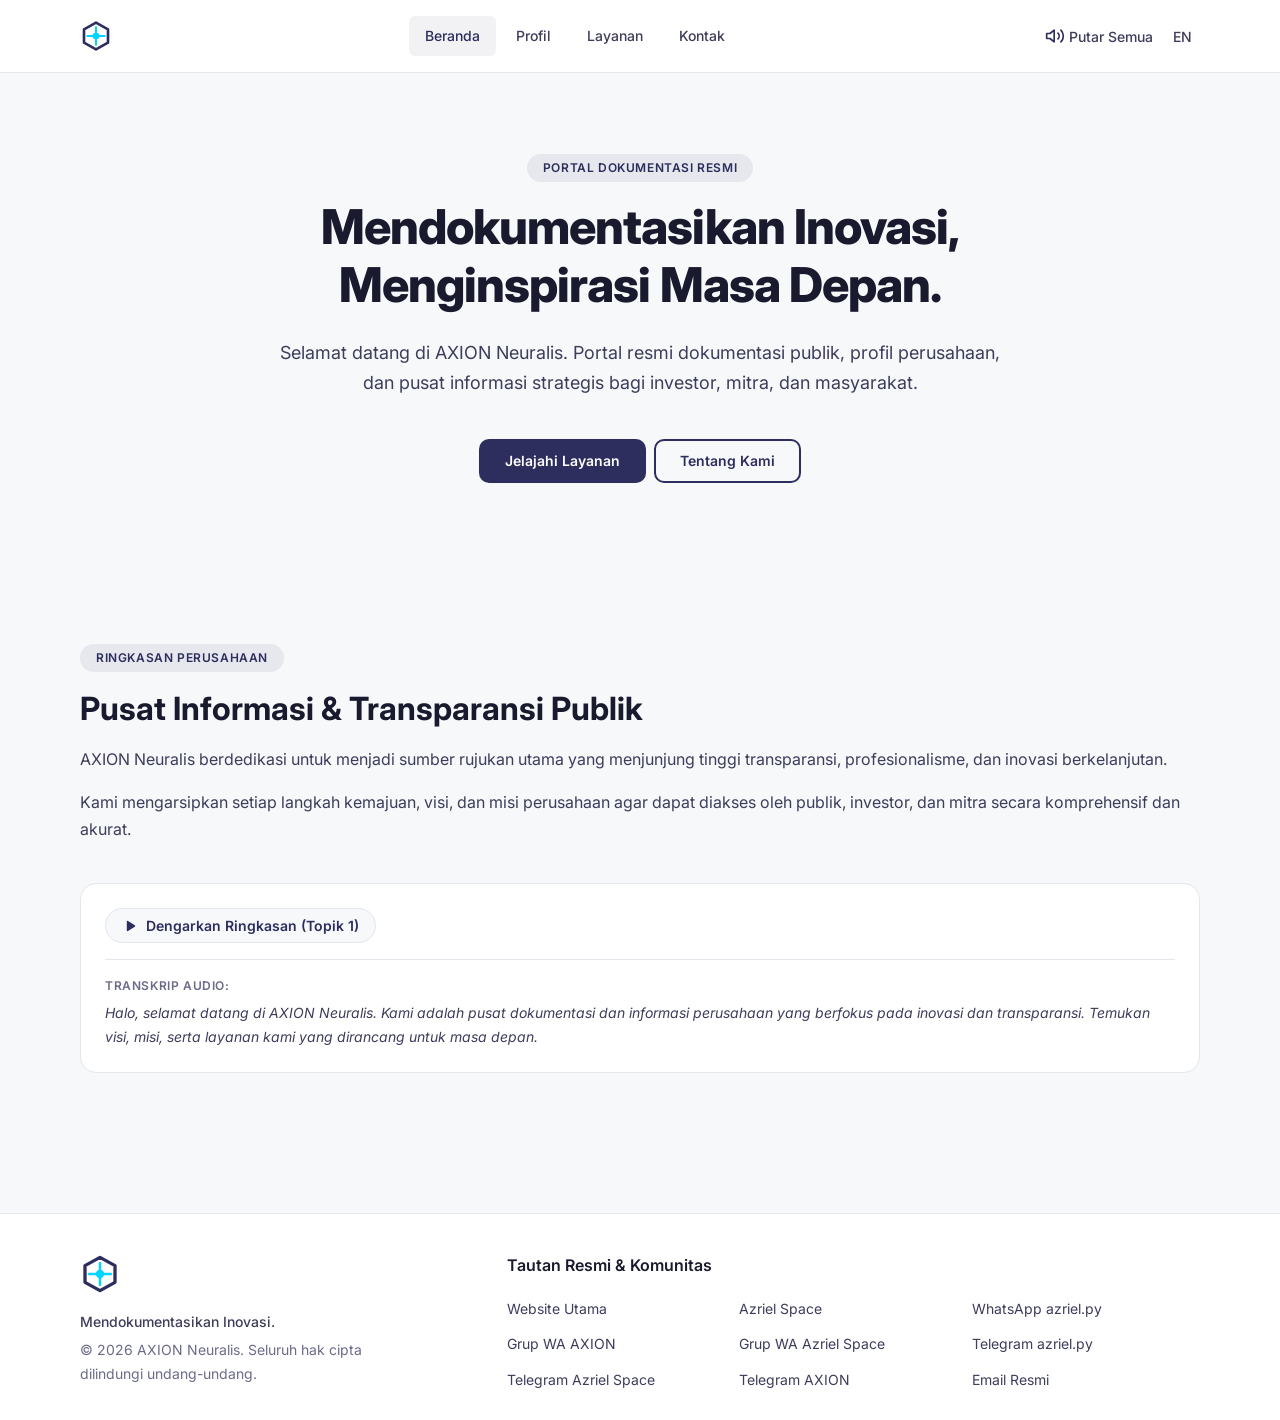
<file: index.html>
<!DOCTYPE html>
<html lang="id">
<head>
    <!-- ===== META TAGS ===== -->
    <meta charset="UTF-8">
    <meta name="viewport" content="width=device-width, initial-scale=1.0">
    <title id="meta-title" data-i18n="meta_index.title">AXION Neuralis — Beranda</title>
    <meta name="description" id="meta-description" data-i18n="meta_index.description" content="AXION Neuralis adalah pusat informasi dan profil perusahaan inovatif. Temukan visi, misi, dan layanan terdepan kami untuk masa depan yang lebih baik.">
    
    <!-- ===== OPEN GRAPH TAGS ===== -->
    <meta property="og:title" id="og-title" content="AXION Neuralis — Beranda">
    <meta property="og:description" id="og-description" content="AXION Neuralis adalah pusat informasi dan profil perusahaan inovatif. Temukan visi, misi, dan layanan terdepan kami untuk masa depan yang lebih baik.">
    <meta property="og:image" content="assets/images/hero/og-image.webp">
    <meta property="og:url" content="https://axion-neuralis.pages.dev/">
    <meta property="og:type" content="website">
    
    <!-- ===== TWITTER CARD ===== -->
    <meta name="twitter:card" content="summary_large_image">
    <meta name="twitter:title" id="twitter-title" content="AXION Neuralis — Beranda">
    <meta name="twitter:description" id="twitter-description" content="AXION Neuralis adalah pusat informasi dan profil perusahaan inovatif. Temukan visi, misi, dan layanan terdepan kami untuk masa depan yang lebih baik.">
    <meta name="twitter:image" content="assets/images/hero/og-image.webp">
    
    <!-- ===== FAVICON ===== -->
    <link rel="icon" type="image/svg+xml" href="assets/images/icons/favicon.svg">
    <link rel="apple-touch-icon" href="assets/images/icons/favicon.svg">
    
    <!-- ===== FONTS ===== -->
    <link rel="preconnect" href="https://fonts.googleapis.com">
    <link rel="preconnect" href="https://fonts.gstatic.com" crossorigin>
    <link href="https://fonts.googleapis.com/css2?family=Inter:wght@300;400;500;600;700;800&display=swap" rel="stylesheet">
    
    <!-- ===== STYLES ===== -->
    <link rel="stylesheet" href="css/style.css">
</head>
<body>
    <!-- ============================================================
    LOADING SCREEN
    ============================================================ -->
    <div id="loading-screen" role="alert" aria-label="Loading">
        <div class="loading-container">
            <img src="assets/images/icons/logo.svg" alt="AXION Neuralis Logo" width="64" height="64">
            <div class="loading-spinner"></div>
            <p data-i18n="loading.text">Memuat...</p>
        </div>
    </div>
    
    <!-- ============================================================
    ONBOARDING MODAL (3 Langkah)
    ============================================================ -->
    <div id="onboarding-modal" role="dialog" aria-modal="true" aria-label="Selamat datang di AXION Neuralis" style="display:none;">
        <div class="onboarding-overlay">
            <div class="onboarding-content">
                <button id="onboarding-close" class="onboarding-close" aria-label="Tutup onboarding">
                    <img src="assets/images/icons/close.svg" alt="Tutup" width="16" height="16">
                </button>
                
                <!-- Step 1: Pilih Bahasa -->
                <div id="onboarding-step-1" class="onboarding-step">
                    <div class="onboarding-icon">
                        <img src="assets/images/icons/language.svg" alt="Pilih Bahasa" width="48" height="48">
                    </div>
                    <h2 data-i18n="onboarding.step1.title">Pilih Bahasa</h2>
                    <p data-i18n="onboarding.step1.desc">Pilih bahasa yang Anda inginkan untuk menjelajahi website ini.</p>
                    <div class="onboarding-lang-buttons">
                        <button class="btn-lang" data-lang="id" aria-label="Pilih Bahasa Indonesia">Bahasa Indonesia</button>
                        <button class="btn-lang" data-lang="en" aria-label="Pilih Bahasa Inggris">English</button>
                    </div>
                </div>
                
                <!-- Step 2: Tentang Dokumentasi -->
                <div id="onboarding-step-2" class="onboarding-step" style="display:none;">
                    <div class="onboarding-icon">
                        <img src="assets/images/icons/check.svg" alt="Dokumentasi" width="48" height="48">
                    </div>
                    <h2 data-i18n="onboarding.step2.title">Tentang Dokumentasi</h2>
                    <p data-i18n="onboarding.step2.desc">AXION Neuralis adalah pusat dokumentasi dan informasi perusahaan yang berfokus pada transparansi dan inovasi.</p>
                    <button id="onboarding-next-2" class="btn-primary" data-i18n="onboarding.next">Selanjutnya</button>
                </div>
                
                <!-- Step 3: Lisensi & Hak Cipta -->
                <div id="onboarding-step-3" class="onboarding-step" style="display:none;">
                    <div class="onboarding-icon">
                        <img src="assets/images/icons/check.svg" alt="Selesai" width="48" height="48">
                    </div>
                    <h2 data-i18n="onboarding.step3.title">Lisensi & Hak Cipta</h2>
                    <p data-i18n="footer.copyright">© 2026 AXION Neuralis. Seluruh hak cipta dilindungi undang-undang.</p>
                    <button id="onboarding-finish" class="btn-primary" data-i18n="onboarding.finish">Selesai</button>
                </div>
            </div>
        </div>
    </div>
    
    <!-- ============================================================
    NAVIGASI (Sticky)
    ============================================================ -->
    <header id="main-nav" role="banner">
        <nav class="navbar" aria-label="Navigasi utama">
            <div class="nav-container">
                <!-- Logo -->
                <a href="./index.html" class="nav-logo" aria-label="AXION Neuralis Beranda">
                    <img src="assets/images/icons/logo.svg" alt="AXION Neuralis Logo" width="120" height="32">
                </a>
                
                <!-- Menu Hamburger (Mobile) -->
                <button class="nav-hamburger" aria-label="Buka menu" aria-expanded="false">
                    <span></span>
                    <span></span>
                    <span></span>
                </button>
                
                <!-- Menu -->
                <ul class="nav-menu">
                    <li><a href="./index.html" id="nav-home" class="nav-link active" data-i18n="nav.home">Beranda</a></li>
                    <li><a href="./about.html" id="nav-about" class="nav-link" data-i18n="nav.about">Profil</a></li>
                    <li><a href="./services.html" id="nav-services" class="nav-link" data-i18n="nav.services">Layanan</a></li>
                    <li><a href="./contact.html" id="nav-contact" class="nav-link" data-i18n="nav.contact">Kontak</a></li>
                </ul>
                
                <!-- Navbar Actions -->
                <div class="nav-actions">
                    <!-- Play All -->
                    <button id="play-all-btn" class="nav-btn" aria-label="Putar semua audio">
                        <img src="assets/images/icons/speaker.svg" alt="Speaker" width="24" height="24">
                        <span id="play-all-text" data-i18n="nav.playAll">Putar Semua</span>
                    </button>
                    <!-- Language Switch -->
                    <button id="lang-switch-btn" class="nav-btn" aria-label="Ganti bahasa">
                        <img src="assets/images/icons/language.svg" alt="Bahasa" width="24" height="24">
                        <span id="lang-switch-text" data-i18n="nav.langSwitch">EN</span>
                    </button>
                </div>
            </div>
        </nav>
    </header>
    
    <!-- ============================================================
    MAIN CONTENT
    ============================================================ -->
    <main id="main-content" role="main">
        <!-- ===== HERO SECTION ===== -->
        <section id="hero" class="section-hero" aria-labelledby="hero-title">
            <div class="container">
                <span id="hero-badge" class="badge" data-i18n="hero.badge">Portal Dokumentasi Resmi</span>
                <h1 id="hero-title" data-i18n="hero.h1">Mendokumentasikan Inovasi, Menginspirasi Masa Depan.</h1>
                <p id="hero-desc" data-i18n="hero.p">Selamat datang di AXION Neuralis. Portal resmi dokumentasi publik, profil perusahaan, dan pusat informasi strategis bagi investor, mitra, dan masyarakat.</p>
                <div class="hero-actions">
                    <a href="./services.html" id="hero-cta" class="btn-primary" data-i18n="hero.cta">Jelajahi Layanan</a>
                    <a href="./about.html" id="hero-cta-secondary" class="btn-secondary" data-i18n="hero.ctaSecondary">Tentang Kami</a>
                </div>
            </div>
        </section>
        
        <!-- ===== SUMMARY SECTION ===== -->
        <section id="summary" class="section-summary" aria-labelledby="summary-title">
            <div class="container">
                <span id="summary-tag" class="badge" data-i18n="summary.sectionTag">Ringkasan Perusahaan</span>
                <h2 id="summary-title" data-i18n="summary.h2">Pusat Informasi & Transparansi Publik</h2>
                <p id="summary-p1" data-i18n="summary.p1">AXION Neuralis berdedikasi untuk menjadi sumber rujukan utama yang menjunjung tinggi transparansi, profesionalisme, dan inovasi berkelanjutan.</p>
                <p id="summary-p2" data-i18n="summary.p2">Kami mengarsipkan setiap langkah kemajuan, visi, dan misi perusahaan agar dapat diakses oleh publik, investor, dan mitra secara komprehensif dan akurat.</p>
                
                <!-- Audio Topic 1 -->
                <div class="audio-wrapper">
                    <button id="summary-audio-btn" class="audio-btn" aria-label="Dengarkan Ringkasan (Topik 1)">
                        <img src="assets/images/icons/play.svg" alt="Play" width="20" height="20">
                        <span id="summary-audio-text" data-i18n="summary.audioBtn">Dengarkan Ringkasan (Topik 1)</span>
                    </button>
                    <div class="transcript-wrapper">
                        <span id="summary-transcript-label" class="transcript-label" data-i18n="summary.transcriptLabel">Transkrip Audio:</span>
                        <p id="summary-transcript" class="transcript-text" data-i18n="summary.transcript">Halo, selamat datang di AXION Neuralis. Kami adalah pusat dokumentasi dan informasi perusahaan yang berfokus pada inovasi dan transparansi. Temukan visi, misi, serta layanan kami yang dirancang untuk masa depan.</p>
                    </div>
                </div>
            </div>
        </section>
    </main>
    
    <!-- ============================================================
    FOOTER
    ============================================================ -->
    <footer id="main-footer" role="contentinfo">
        <div class="container">
            <div class="footer-grid">
                <!-- Company Info -->
                <div class="footer-brand">
                    <img src="assets/images/icons/logo.svg" alt="AXION Neuralis" width="140" height="40">
                    <p id="footer-tagline" data-i18n="footer.tagline">Mendokumentasikan Inovasi.</p>
                    <p id="footer-copyright" data-i18n="footer.copyright">© 2026 AXION Neuralis. Seluruh hak cipta dilindungi undang-undang.</p>
                </div>
                
                <!-- Links -->
                <div class="footer-links">
                    <h3 id="footer-links-title" data-i18n="footer.linksTitle">Tautan Resmi & Komunitas</h3>
                    <ul id="footer-links-list">
                        <li><a href="https://axion-neuralis.pages.dev/" target="_blank" rel="noopener noreferrer" data-i18n="footer.links.0">Website Utama</a></li>
                        <li><a href="https://azriel-space.pages.dev/" target="_blank" rel="noopener noreferrer" data-i18n="footer.links.1">Azriel Space</a></li>
                        <li><a href="https://cutt.ly/xyuGKF4M" target="_blank" rel="noopener noreferrer" data-i18n="footer.links.2">WhatsApp azriel.py</a></li>
                        <li><a href="https://cutt.ly/PyuGXYgP" target="_blank" rel="noopener noreferrer" data-i18n="footer.links.3">Grup WA AXION</a></li>
                        <li><a href="https://cutt.ly/6yuGVgXp" target="_blank" rel="noopener noreferrer" data-i18n="footer.links.4">Grup WA Azriel Space</a></li>
                        <li><a href="https://t.me/azrielpyy" target="_blank" rel="noopener noreferrer" data-i18n="footer.links.5">Telegram azriel.py</a></li>
                        <li><a href="https://t.me/azrielspace" target="_blank" rel="noopener noreferrer" data-i18n="footer.links.6">Telegram Azriel Space</a></li>
                        <li><a href="https://t.me/axionneuralis" target="_blank" rel="noopener noreferrer" data-i18n="footer.links.7">Telegram AXION</a></li>
                        <li><a href="mailto:azrielspace852@gmail.com" data-i18n="footer.links.8">Email Resmi</a></li>
                    </ul>
                </div>
            </div>
        </div>
    </footer>
    
    <!-- ============================================================
    SCRIPTS
    ============================================================ -->
    <script src="js/main.js" defer></script>
</body>
</html>
</file>
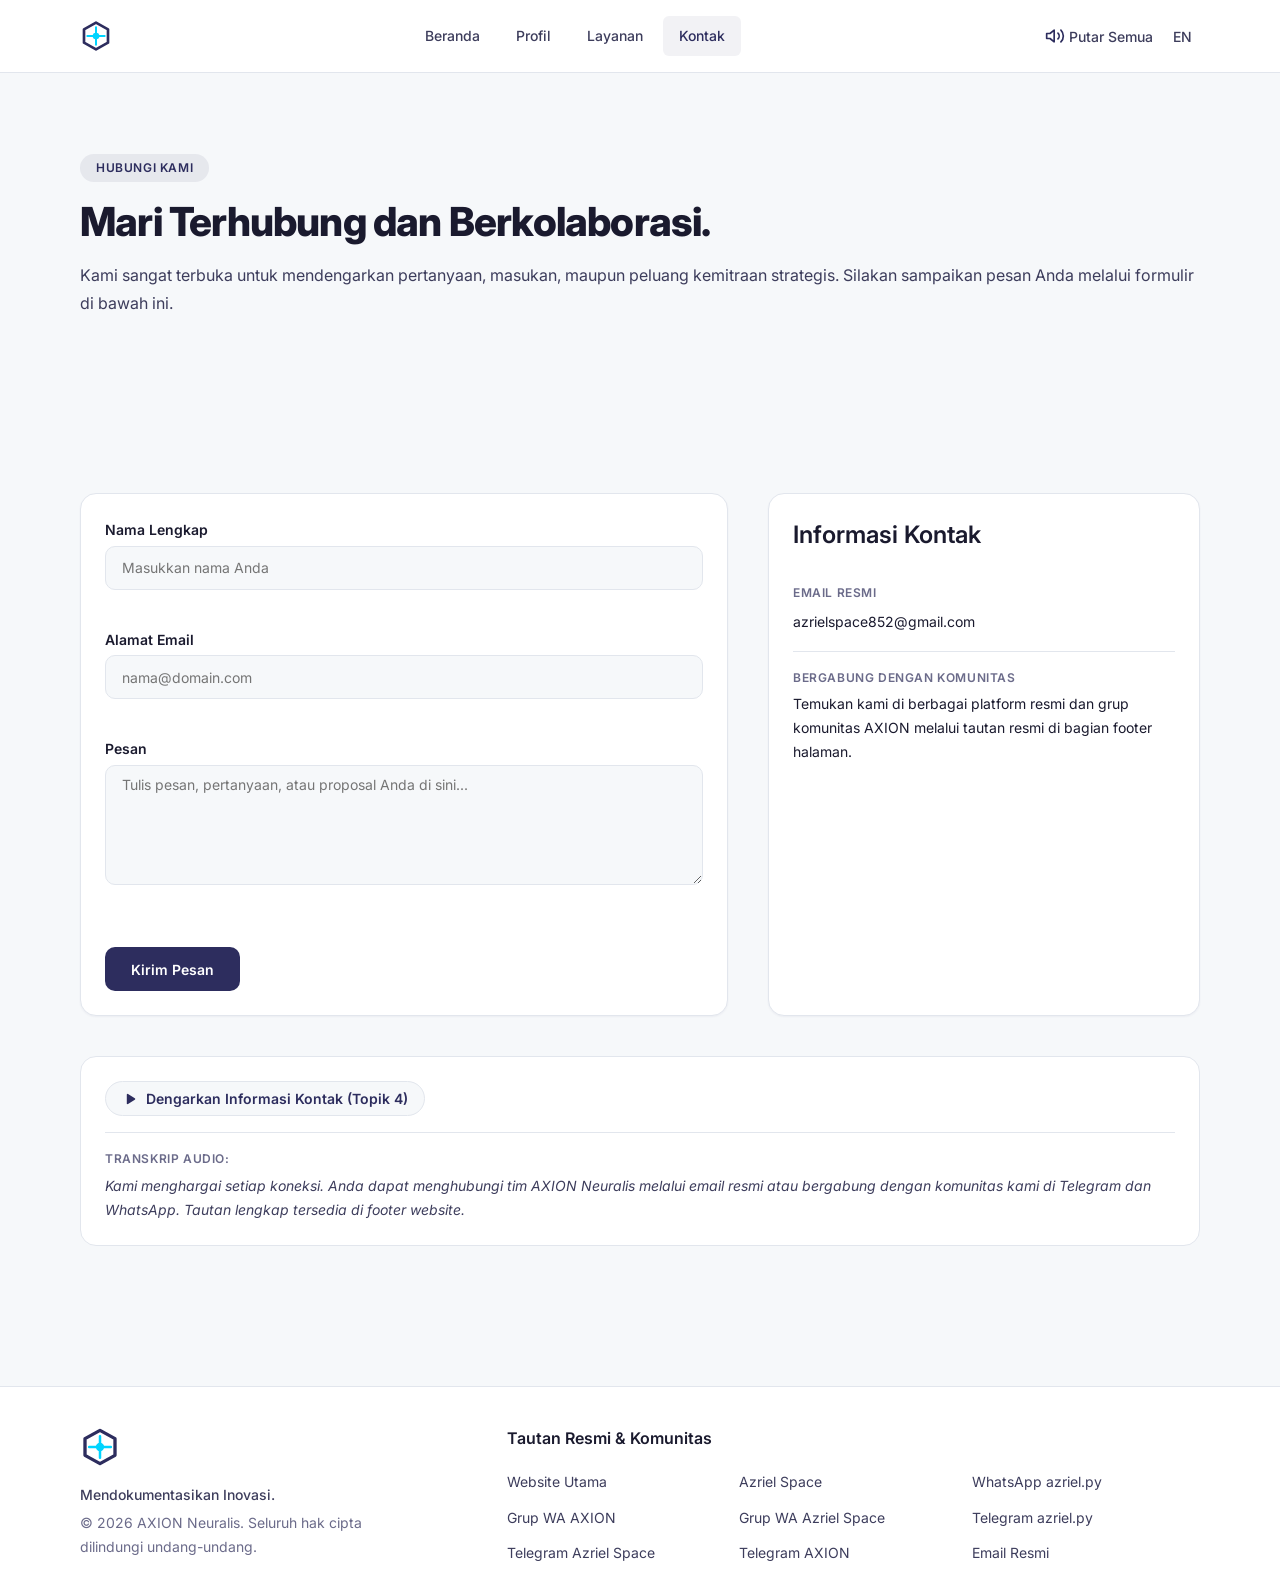
<file: contact.html>
<!DOCTYPE html>
<html lang="id">
<head>
    <!-- ===== META TAGS ===== -->
    <meta charset="UTF-8">
    <meta name="viewport" content="width=device-width, initial-scale=1.0">
    <title id="meta-title" data-i18n="meta_contact.title">AXION Neuralis — Kontak</title>
    <meta name="description" id="meta-description" data-i18n="meta_contact.description" content="Hubungi AXION Neuralis untuk pertanyaan, kemitraan strategis, atau diskusi seputar dokumentasi dan inovasi perusahaan kami.">

    <!-- ===== OPEN GRAPH TAGS ===== -->
    <meta property="og:title" id="og-title" content="AXION Neuralis — Kontak">
    <meta property="og:description" id="og-description" content="Hubungi AXION Neuralis untuk pertanyaan, kemitraan strategis, atau diskusi seputar dokumentasi dan inovasi perusahaan kami.">
    <meta property="og:image" content="assets/images/hero/og-image.webp">
    <meta property="og:url" content="https://axion-neuralis.pages.dev/contact.html">
    <meta property="og:type" content="website">

    <!-- ===== TWITTER CARD ===== -->
    <meta name="twitter:card" content="summary_large_image">
    <meta name="twitter:title" id="twitter-title" content="AXION Neuralis — Kontak">
    <meta name="twitter:description" id="twitter-description" content="Hubungi AXION Neuralis untuk pertanyaan, kemitraan strategis, atau diskusi seputar dokumentasi dan inovasi perusahaan kami.">
    <meta name="twitter:image" content="assets/images/hero/og-image.webp">

    <!-- ===== FAVICON ===== -->
    <link rel="icon" type="image/svg+xml" href="assets/images/icons/favicon.svg">
    <link rel="apple-touch-icon" href="assets/images/icons/favicon.svg">

    <!-- ===== FONTS ===== -->
    <link rel="preconnect" href="https://fonts.googleapis.com">
    <link rel="preconnect" href="https://fonts.gstatic.com" crossorigin>
    <link href="https://fonts.googleapis.com/css2?family=Inter:wght@300;400;500;600;700;800&display=swap" rel="stylesheet">

    <!-- ===== STYLES ===== -->
    <link rel="stylesheet" href="css/style.css">
</head>
<body>
    <!-- ============================================================
    LOADING SCREEN
    ============================================================ -->
    <div id="loading-screen" role="alert" aria-label="Loading">
        <div class="loading-container">
            <img src="assets/images/icons/logo.svg" alt="AXION Neuralis Logo" width="64" height="64">
            <div class="loading-spinner"></div>
            <p data-i18n="loading.text">Memuat...</p>
        </div>
    </div>

    <!-- ============================================================
    NAVIGASI (Sticky)
    ============================================================ -->
    <header id="main-nav" role="banner">
        <nav class="navbar" aria-label="Navigasi utama">
            <div class="nav-container">
                <!-- Logo -->
                <a href="./index.html" class="nav-logo" aria-label="AXION Neuralis Beranda">
                    <img src="assets/images/icons/logo.svg" alt="AXION Neuralis Logo" width="120" height="32">
                </a>

                <!-- Menu Hamburger (Mobile) -->
                <button class="nav-hamburger" aria-label="Buka menu" aria-expanded="false">
                    <span></span>
                    <span></span>
                    <span></span>
                </button>

                <!-- Menu -->
                <ul class="nav-menu">
                    <li><a href="./index.html" id="nav-home" class="nav-link" data-i18n="nav.home">Beranda</a></li>
                    <li><a href="./about.html" id="nav-about" class="nav-link" data-i18n="nav.about">Profil</a></li>
                    <li><a href="./services.html" id="nav-services" class="nav-link" data-i18n="nav.services">Layanan</a></li>
                    <li><a href="./contact.html" id="nav-contact" class="nav-link active" data-i18n="nav.contact">Kontak</a></li>
                </ul>

                <!-- Navbar Actions -->
                <div class="nav-actions">
                    <!-- Play All -->
                    <button id="play-all-btn" class="nav-btn" aria-label="Putar semua audio">
                        <img src="assets/images/icons/speaker.svg" alt="Speaker" width="24" height="24">
                        <span id="play-all-text" data-i18n="nav.playAll">Putar Semua</span>
                    </button>
                    <!-- Language Switch -->
                    <button id="lang-switch-btn" class="nav-btn" aria-label="Ganti bahasa">
                        <img src="assets/images/icons/language.svg" alt="Bahasa" width="24" height="24">
                        <span id="lang-switch-text" data-i18n="nav.langSwitch">EN</span>
                    </button>
                </div>
            </div>
        </nav>
    </header>

    <!-- ============================================================
    MAIN CONTENT
    ============================================================ -->
    <main id="main-content" role="main">
        <!-- ===== CONTACT HEADER ===== -->
        <section id="contact-header" class="section-contact-header" aria-labelledby="contact-header-title">
            <div class="container">
                <span id="contact-header-badge" class="badge" data-i18n="contact.header.badge">Hubungi Kami</span>
                <h1 id="contact-header-title" data-i18n="contact.header.h1">Mari Terhubung dan Berkolaborasi.</h1>
                <p id="contact-header-desc" data-i18n="contact.header.p">Kami sangat terbuka untuk mendengarkan pertanyaan, masukan, maupun peluang kemitraan strategis. Silakan sampaikan pesan Anda melalui formulir di bawah ini.</p>
            </div>
        </section>

        <!-- ===== CONTACT FORM & INFO ===== -->
        <section id="contact-body" class="section-contact-body" aria-labelledby="contact-form-title">
            <div class="container">
                <div class="contact-grid">
                    <!-- Form -->
                    <div class="contact-form-wrapper">
                        <h2 id="contact-form-title" class="sr-only" data-i18n="contact.form.submitBtn">Formulir Kontak</h2>
                        <form id="contact-form" action="mailto:azrielspace852@gmail.com" method="POST" enctype="text/plain" novalidate>
                            <!-- Nama -->
                            <div class="form-group">
                                <label for="contact-name" id="contact-name-label" data-i18n="contact.form.nameLabel">Nama Lengkap</label>
                                <input type="text" id="contact-name" name="name" data-i18n-placeholder="contact.form.namePlaceholder" placeholder="Masukkan nama Anda" required minlength="2" aria-required="true">
                                <div id="contact-name-error" class="form-error" role="alert"></div>
                            </div>

                            <!-- Email -->
                            <div class="form-group">
                                <label for="contact-email" id="contact-email-label" data-i18n="contact.form.emailLabel">Alamat Email</label>
                                <input type="email" id="contact-email" name="email" data-i18n-placeholder="contact.form.emailPlaceholder" placeholder="nama@domain.com" required aria-required="true">
                                <div id="contact-email-error" class="form-error" role="alert"></div>
                            </div>

                            <!-- Pesan -->
                            <div class="form-group">
                                <label for="contact-message" id="contact-message-label" data-i18n="contact.form.messageLabel">Pesan</label>
                                <textarea id="contact-message" name="message" data-i18n-placeholder="contact.form.messagePlaceholder" placeholder="Tulis pesan, pertanyaan, atau proposal Anda di sini..." required minlength="10" aria-required="true"></textarea>
                                <div id="contact-message-error" class="form-error" role="alert"></div>
                            </div>

                            <!-- Submit -->
                            <button type="submit" id="contact-submit" class="btn-primary" data-i18n="contact.form.submitBtn">Kirim Pesan</button>

                            <!-- Success Message -->
                            <div id="contact-success" class="form-success" role="status" style="display:none;"></div>
                        </form>
                    </div>

                    <!-- Info -->
                    <div class="contact-info-wrapper">
                        <h3 id="contact-info-title" data-i18n="contact.info.title">Informasi Kontak</h3>

                        <div class="contact-info-item">
                            <span id="contact-email-label-info" data-i18n="contact.info.emailLabel">Email Resmi</span>
                            <a href="mailto:azrielspace852@gmail.com" id="contact-email-value">azrielspace852@gmail.com</a>
                        </div>

                        <div class="contact-info-item">
                            <span id="contact-community-label" data-i18n="contact.info.communityLabel">Bergabung dengan Komunitas</span>
                            <p id="contact-community-text" data-i18n="contact.info.communityText">Temukan kami di berbagai platform resmi dan grup komunitas AXION melalui tautan resmi di bagian footer halaman.</p>
                        </div>
                    </div>
                </div>

                <!-- Audio Topic 4 -->
                <div class="audio-wrapper">
                    <button id="contact-audio-btn" class="audio-btn" aria-label="Dengarkan Informasi Kontak (Topik 4)">
                        <img src="assets/images/icons/play.svg" alt="Play" width="20" height="20">
                        <span id="contact-audio-text" data-i18n="contact.audioTopic4.audioBtn">Dengarkan Informasi Kontak (Topik 4)</span>
                    </button>
                    <div class="transcript-wrapper">
                        <span id="contact-transcript-label" class="transcript-label" data-i18n="contact.audioTopic4.transcriptLabel">Transkrip Audio:</span>
                        <p id="contact-transcript" class="transcript-text" data-i18n="contact.audioTopic4.transcript">Kami menghargai setiap koneksi. Anda dapat menghubungi tim AXION Neuralis melalui email resmi atau bergabung dengan komunitas kami di Telegram dan WhatsApp. Tautan lengkap tersedia di footer website.</p>
                    </div>
                </div>
            </div>
        </section>
    </main>

    <!-- ============================================================
    FOOTER
    ============================================================ -->
    <footer id="main-footer" role="contentinfo">
        <div class="container">
            <div class="footer-grid">
                <!-- Company Info -->
                <div class="footer-brand">
                    <img src="assets/images/icons/logo.svg" alt="AXION Neuralis" width="140" height="40">
                    <p id="footer-tagline" data-i18n="footer.tagline">Mendokumentasikan Inovasi.</p>
                    <p id="footer-copyright" data-i18n="footer.copyright">© 2026 AXION Neuralis. Seluruh hak cipta dilindungi undang-undang.</p>
                </div>

                <!-- Links -->
                <div class="footer-links">
                    <h3 id="footer-links-title" data-i18n="footer.linksTitle">Tautan Resmi & Komunitas</h3>
                    <ul id="footer-links-list">
                        <li><a href="https://axion-neuralis.pages.dev/" target="_blank" rel="noopener noreferrer" data-i18n="footer.links.0">Website Utama</a></li>
                        <li><a href="https://azriel-space.pages.dev/" target="_blank" rel="noopener noreferrer" data-i18n="footer.links.1">Azriel Space</a></li>
                        <li><a href="https://cutt.ly/xyuGKF4M" target="_blank" rel="noopener noreferrer" data-i18n="footer.links.2">WhatsApp azriel.py</a></li>
                        <li><a href="https://cutt.ly/PyuGXYgP" target="_blank" rel="noopener noreferrer" data-i18n="footer.links.3">Grup WA AXION</a></li>
                        <li><a href="https://cutt.ly/6yuGVgXp" target="_blank" rel="noopener noreferrer" data-i18n="footer.links.4">Grup WA Azriel Space</a></li>
                        <li><a href="https://t.me/azrielpyy" target="_blank" rel="noopener noreferrer" data-i18n="footer.links.5">Telegram azriel.py</a></li>
                        <li><a href="https://t.me/azrielspace" target="_blank" rel="noopener noreferrer" data-i18n="footer.links.6">Telegram Azriel Space</a></li>
                        <li><a href="https://t.me/axionneuralis" target="_blank" rel="noopener noreferrer" data-i18n="footer.links.7">Telegram AXION</a></li>
                        <li><a href="mailto:azrielspace852@gmail.com" data-i18n="footer.links.8">Email Resmi</a></li>
                    </ul>
                </div>
            </div>
        </div>
    </footer>

    <!-- ============================================================
    SCRIPTS
    ============================================================ -->
    <script src="js/main.js" defer></script>
</body>
</html>
</file>
<file: css/style.css>
/* ============================================================
 🎨 AXION NEURALIS — MAIN STYLESHEET
 Versi: 1.0.0 (W2 Visual)
 PIC: GP-02 (Styling)
 Tanggal: 9 Agustus 2026
 Pendekatan: Mobile-First (BIBLE 5.1)
 ============================================================ */

/* ============================================================
 1. CSS VARIABLES (BIBLE 2.1 & 2.2)
 ============================================================ */
:root {
    /* ===== WARNA (BIBLE 2.1) ===== */
    --bg-body: #f6f8fa;
    --bg-card: #ffffff;
    --bg-nav: rgba(255, 255, 255, 0.92);
    --bg-nav-scrolled: rgba(255, 255, 255, 0.98);
    
    --text-primary: #1a1a2e;
    --text-secondary: #3d3d5c;
    --text-muted: #6b6b8a;
    
    --accent: #2d2d5e;           /* WAJIB — TIDAK BOLEH DIGANTI */
    --accent-light: #4a4a7a;
    --accent-secondary: #00D4FF;
    
    --border-light: #e2e6ed;
    --border-focus: #2d2d5e;
    
    --success: #10b981;
    --error: #ef4444;
    --warning: #f59e0b;
    
    /* ===== SPACING (BIBLE 2.2) ===== */
    --space-xs: 4px;
    --space-sm: 8px;
    --space-md: 16px;
    --space-lg: 24px;
    --space-xl: 40px;
    --space-2xl: 60px;
    --space-3xl: 80px;
    
    /* ===== TYPOGRAPHY ===== */
    --font-family: 'Inter', -apple-system, BlinkMacSystemFont, 'Segoe UI', Roboto, sans-serif;
    --font-weight-light: 300;
    --font-weight-regular: 400;
    --font-weight-medium: 500;
    --font-weight-semibold: 600;
    --font-weight-bold: 700;
    --font-weight-extrabold: 800;
    
    /* ===== SHADOWS ===== */
    --shadow-sm: 0 1px 2px rgba(45, 45, 94, 0.05);
    --shadow-md: 0 4px 12px rgba(45, 45, 94, 0.08);
    --shadow-lg: 0 12px 32px rgba(45, 45, 94, 0.12);
    --shadow-xl: 0 24px 48px rgba(45, 45, 94, 0.16);
    
    /* ===== BORDERS ===== */
    --radius-sm: 6px;
    --radius-md: 10px;
    --radius-lg: 16px;
    --radius-xl: 24px;
    --radius-full: 9999px;
    
    /* ===== TRANSITIONS ===== */
    --transition-fast: 150ms ease;
    --transition-base: 250ms ease;
    --transition-slow: 400ms ease;
    
    /* ===== LAYOUT ===== */
    --nav-height: 64px;
    --container-max: 1200px;
    --container-padding: var(--space-md);
}

/* ============================================================
 2. RESET & BASE
 ============================================================ */
*,
*::before,
*::after {
    box-sizing: border-box;
    margin: 0;
    padding: 0;
}

html {
    scroll-behavior: smooth;
    -webkit-text-size-adjust: 100%;
}

body {
    font-family: var(--font-family);
    font-size: 0.875rem; /* 14px mobile */
    font-weight: var(--font-weight-regular);
    line-height: 1.7;
    color: var(--text-primary);
    background-color: var(--bg-body);
    -webkit-font-smoothing: antialiased;
    -moz-osx-font-smoothing: grayscale;
    min-height: 100vh;
    overflow-x: hidden;
}

img {
    max-width: 100%;
    height: auto;
    display: block;
}

a {
    color: var(--accent);
    text-decoration: none;
    transition: color var(--transition-fast);
}

a:hover,
a:focus {
    color: var(--accent-light);
}

button {
    font-family: inherit;
    cursor: pointer;
    border: none;
    background: none;
}

button:focus-visible,
a:focus-visible,
input:focus-visible,
textarea:focus-visible {
    outline: 2px solid var(--accent);
    outline-offset: 2px;
    border-radius: var(--radius-sm);
}

ul, ol {
    list-style: none;
}

/* ============================================================
 3. TYPOGRAPHY (BIBLE 2.2)
 ============================================================ */
h1, h2, h3, h4, h5, h6 {
    font-weight: var(--font-weight-bold);
    line-height: 1.2;
    color: var(--text-primary);
    margin-bottom: var(--space-md);
}

/* Mobile-first sizes */
h1 {
    font-size: 2rem;      /* 32px mobile */
    font-weight: var(--font-weight-extrabold);
    line-height: 1.2;
    letter-spacing: -0.02em;
}

h2 {
    font-size: 1.5rem;    /* 24px mobile */
    font-weight: var(--font-weight-bold);
    line-height: 1.3;
}

h3 {
    font-size: 1.25rem;   /* 20px mobile */
    font-weight: var(--font-weight-semibold);
    line-height: 1.4;
}

h4 {
    font-size: 1.125rem;  /* 18px mobile */
    font-weight: var(--font-weight-semibold);
    line-height: 1.4;
}

h5 {
    font-size: 1rem;      /* 16px mobile */
    font-weight: var(--font-weight-semibold);
    line-height: 1.5;
}

h6 {
    font-size: 0.875rem;  /* 14px mobile */
    font-weight: var(--font-weight-semibold);
    line-height: 1.5;
}

p {
    margin-bottom: var(--space-md);
    color: var(--text-secondary);
}

small {
    font-size: 0.75rem;   /* 12px mobile */
    color: var(--text-muted);
}

/* ============================================================
 4. UTILITY CLASSES
 ============================================================ */
.container {
    width: 100%;
    max-width: var(--container-max);
    margin: 0 auto;
    padding: 0 var(--container-padding);
}

.sr-only {
    position: absolute;
    width: 1px;
    height: 1px;
    padding: 0;
    margin: -1px;
    overflow: hidden;
    clip: rect(0, 0, 0, 0);
    white-space: nowrap;
    border: 0;
}

.text-center { text-align: center; }
.text-left   { text-align: left; }
.text-right  { text-align: right; }

/* ============================================================
 5. BUTTONS
 ============================================================ */
.btn-primary,
.btn-secondary,
.btn-lang {
    display: inline-flex;
    align-items: center;
    justify-content: center;
    gap: var(--space-sm);
    padding: var(--space-sm) var(--space-lg);
    font-size: 0.875rem;
    font-weight: var(--font-weight-semibold);
    border-radius: var(--radius-md);
    transition: all var(--transition-base);
    cursor: pointer;
    min-height: 44px; /* Aksesibilitas touch target */
    text-decoration: none;
    border: 2px solid transparent;
}

.btn-primary {
    background-color: var(--accent);
    color: #ffffff;
}

.btn-primary:hover,
.btn-primary:focus {
    background-color: var(--accent-light);
    color: #ffffff;
    transform: translateY(-2px);
    box-shadow: var(--shadow-md);
}

.btn-secondary {
    background-color: transparent;
    color: var(--accent);
    border-color: var(--accent);
}

.btn-secondary:hover,
.btn-secondary:focus {
    background-color: var(--accent);
    color: #ffffff;
    transform: translateY(-2px);
}

.btn-lang {
    padding: var(--space-sm) var(--space-md);
    background-color: var(--bg-card);
    color: var(--text-primary);
    border: 1px solid var(--border-light);
}

.btn-lang:hover,
.btn-lang.active {
    background-color: var(--accent);
    color: #ffffff;
    border-color: var(--accent);
}

/* ============================================================
 6. BADGE
 ============================================================ */
.badge {
    display: inline-block;
    padding: var(--space-xs) var(--space-md);
    background-color: rgba(45, 45, 94, 0.08);
    color: var(--accent);
    font-size: 0.75rem;
    font-weight: var(--font-weight-semibold);
    border-radius: var(--radius-full);
    text-transform: uppercase;
    letter-spacing: 0.05em;
    margin-bottom: var(--space-md);
}

/* ============================================================
 7. LOADING SCREEN
 ============================================================ */
#loading-screen {
    position: fixed;
    inset: 0;
    background-color: var(--bg-body);
    display: flex;
    align-items: center;
    justify-content: center;
    z-index: 9999;
    transition: opacity var(--transition-slow);
}

#loading-screen.fade-out {
    opacity: 0;
    pointer-events: none;
}

.loading-container {
    display: flex;
    flex-direction: column;
    align-items: center;
    gap: var(--space-lg);
}

.loading-container img {
    width: 64px;
    height: 64px;
}

.loading-spinner {
    width: 40px;
    height: 40px;
    border: 3px solid var(--border-light);
    border-top-color: var(--accent);
    border-radius: 50%;
    animation: spin 0.8s linear infinite;
}

@keyframes spin {
    to { transform: rotate(360deg); }
}

.loading-container p {
    color: var(--text-muted);
    font-size: 0.875rem;
    font-weight: var(--font-weight-medium);
}

/* ============================================================
 8. ONBOARDING MODAL
 ============================================================ */
#onboarding-modal {
    position: fixed;
    inset: 0;
    z-index: 9998;
    display: flex;
    align-items: center;
    justify-content: center;
    padding: var(--space-md);
}

.onboarding-overlay {
    position: absolute;
    inset: 0;
    background-color: rgba(26, 26, 46, 0.6);
    backdrop-filter: blur(8px);
    -webkit-backdrop-filter: blur(8px);
}

.onboarding-content {
    position: relative;
    background-color: var(--bg-card);
    border-radius: var(--radius-lg);
    padding: var(--space-xl) var(--space-lg);
    max-width: 480px;
    width: 100%;
    box-shadow: var(--shadow-xl);
    text-align: center;
    animation: slideUp 0.4s ease;
}

@keyframes slideUp {
    from {
        opacity: 0;
        transform: translateY(20px);
    }
    to {
        opacity: 1;
        transform: translateY(0);
    }
}

.onboarding-close {
    position: absolute;
    top: var(--space-md);
    right: var(--space-md);
    width: 32px;
    height: 32px;
    display: flex;
    align-items: center;
    justify-content: center;
    border-radius: var(--radius-full);
    background-color: transparent;
    transition: background-color var(--transition-fast);
}

.onboarding-close:hover {
    background-color: var(--bg-body);
}

.onboarding-icon {
    width: 80px;
    height: 80px;
    margin: 0 auto var(--space-lg);
    display: flex;
    align-items: center;
    justify-content: center;
    background-color: rgba(45, 45, 94, 0.08);
    border-radius: var(--radius-full);
}

.onboarding-icon img {
    width: 40px;
    height: 40px;
}

.onboarding-step h2 {
    margin-bottom: var(--space-sm);
}

.onboarding-step p {
    margin-bottom: var(--space-lg);
    color: var(--text-secondary);
}

.onboarding-lang-buttons {
    display: flex;
    flex-direction: column;
    gap: var(--space-sm);
}

/* ============================================================
 9. NAVBAR (Sticky — BIBLE 4.1)
 ============================================================ */
#main-nav {
    position: sticky;
    top: 0;
    z-index: 1000;
    background-color: var(--bg-nav);
    backdrop-filter: blur(12px);
    -webkit-backdrop-filter: blur(12px);
    border-bottom: 1px solid var(--border-light);
    transition: all var(--transition-base);
}

#main-nav.scrolled {
    background-color: var(--bg-nav-scrolled);
    box-shadow: var(--shadow-sm);
}

.navbar {
    height: var(--nav-height);
}

.nav-container {
    max-width: var(--container-max);
    margin: 0 auto;
    padding: 0 var(--container-padding);
    height: 100%;
    display: flex;
    align-items: center;
    justify-content: space-between;
    gap: var(--space-md);
}

.nav-logo {
    display: flex;
    align-items: center;
    flex-shrink: 0;
}

.nav-logo img {
    height: 24px;
    width: auto;
}

/* Hamburger (Mobile only) */
.nav-hamburger {
    display: flex;
    flex-direction: column;
    justify-content: space-around;
    width: 32px;
    height: 32px;
    padding: var(--space-xs);
    background: transparent;
    border: none;
}

.nav-hamburger span {
    display: block;
    width: 100%;
    height: 2px;
    background-color: var(--text-primary);
    border-radius: var(--radius-full);
    transition: all var(--transition-base);
}

.nav-hamburger[aria-expanded="true"] span:nth-child(1) {
    transform: translateY(8px) rotate(45deg);
}

.nav-hamburger[aria-expanded="true"] span:nth-child(2) {
    opacity: 0;
}

.nav-hamburger[aria-expanded="true"] span:nth-child(3) {
    transform: translateY(-8px) rotate(-45deg);
}

/* Menu (Mobile: collapsed by default) */
.nav-menu {
    position: fixed;
    top: var(--nav-height);
    left: 0;
    right: 0;
    background-color: var(--bg-card);
    border-bottom: 1px solid var(--border-light);
    padding: var(--space-md);
    display: none;
    flex-direction: column;
    gap: var(--space-xs);
    box-shadow: var(--shadow-md);
    max-height: calc(100vh - var(--nav-height));
    overflow-y: auto;
}

.nav-menu.active {
    display: flex;
}

.nav-link {
    display: block;
    padding: var(--space-sm) var(--space-md);
    color: var(--text-secondary);
    font-weight: var(--font-weight-medium);
    border-radius: var(--radius-sm);
    transition: all var(--transition-fast);
}

.nav-link:hover,
.nav-link.active {
    color: var(--accent);
    background-color: rgba(45, 45, 94, 0.06);
}

/* Navbar Actions */
.nav-actions {
    display: flex;
    align-items: center;
    gap: var(--space-xs);
}

.nav-btn {
    display: flex;
    align-items: center;
    gap: var(--space-xs);
    padding: var(--space-sm);
    border-radius: var(--radius-sm);
    color: var(--text-secondary);
    transition: all var(--transition-fast);
    font-size: 0.875rem;
    font-weight: var(--font-weight-medium);
}

.nav-btn:hover {
    background-color: rgba(45, 45, 94, 0.06);
    color: var(--accent);
}

.nav-btn img {
    width: 20px;
    height: 20px;
}

/* Hide text labels on mobile navbar buttons */
#play-all-text,
#lang-switch-text {
    display: none;
}

/* ============================================================
 10. MAIN CONTENT & SECTIONS
 ============================================================ */
#main-content {
    min-height: calc(100vh - var(--nav-height) - 200px);
}

.section-hero,
.section-summary,
.section-about-header,
.section-vision-mission,
.section-team,
.section-services-header,
.section-services-cards,
.section-contact-header,
.section-contact-body,
.section-contact,
.section-404 {
    padding: var(--space-xl) 0;
}

/* ============================================================
 11. HERO SECTION
 ============================================================ */
.section-hero {
    padding: var(--space-xl) 0 var(--space-2xl);
    text-align: center;
}

.section-hero .container {
    max-width: 800px;
}

.section-hero h1 {
    margin-bottom: var(--space-lg);
}

.section-hero p {
    font-size: 1rem;
    margin-bottom: var(--space-xl);
    color: var(--text-secondary);
}

.hero-actions {
    display: flex;
    flex-direction: column;
    gap: var(--space-sm);
    justify-content: center;
}

/* ============================================================
 12. AUDIO PLAYER & TRANSCRIPT (BIBLE 5.6)
 ============================================================ */
.audio-wrapper {
    margin-top: var(--space-xl);
    padding: var(--space-lg);
    background-color: var(--bg-card);
    border-radius: var(--radius-lg);
    border: 1px solid var(--border-light);
}

.audio-btn {
    display: inline-flex;
    align-items: center;
    gap: var(--space-sm);
    padding: var(--space-sm) var(--space-md);
    background-color: var(--bg-body);
    color: var(--accent);
    border: 1px solid var(--border-light);
    border-radius: var(--radius-full);
    font-weight: var(--font-weight-semibold);
    font-size: 0.875rem;
    transition: all var(--transition-base);
}

.audio-btn:hover {
    background-color: var(--accent);
    color: #ffffff;
    border-color: var(--accent);
}

.audio-btn img {
    width: 16px;
    height: 16px;
}

.audio-btn.playing {
    background-color: var(--accent);
    color: #ffffff;
    border-color: var(--accent);
}

.transcript-wrapper {
    margin-top: var(--space-md);
    padding-top: var(--space-md);
    border-top: 1px solid var(--border-light);
}

.transcript-label {
    display: block;
    font-size: 0.75rem;
    font-weight: var(--font-weight-semibold);
    color: var(--text-muted);
    text-transform: uppercase;
    letter-spacing: 0.05em;
    margin-bottom: var(--space-xs);
}

.transcript-text {
    font-size: 0.875rem;
    color: var(--text-secondary);
    font-style: italic;
    margin-bottom: 0;
}

/* ============================================================
 13. ABOUT PAGE — VISION & MISSION
 ============================================================ */
.vision-mission-grid {
    display: grid;
    gap: var(--space-lg);
    margin-top: var(--space-lg);
}

.vision-box,
.mission-box {
    background-color: var(--bg-card);
    padding: var(--space-lg);
    border-radius: var(--radius-lg);
    border: 1px solid var(--border-light);
    box-shadow: var(--shadow-sm);
}

.vision-box h3,
.mission-box h3 {
    color: var(--accent);
    margin-bottom: var(--space-md);
}

#mission-list {
    display: flex;
    flex-direction: column;
    gap: var(--space-sm);
}

#mission-list li {
    padding-left: var(--space-lg);
    position: relative;
    color: var(--text-secondary);
    line-height: 1.6;
}

#mission-list li::before {
    content: '';
    position: absolute;
    left: 0;
    top: 10px;
    width: 8px;
    height: 8px;
    background-color: var(--accent);
    border-radius: var(--radius-full);
}

/* ============================================================
 14. TEAM CARD
 ============================================================ */
.team-card {
    margin-top: var(--space-lg);
    background-color: var(--bg-card);
    padding: var(--space-lg);
    border-radius: var(--radius-lg);
    border: 1px solid var(--border-light);
    box-shadow: var(--shadow-sm);
    display: flex;
    flex-direction: column;
    align-items: center;
    text-align: center;
    gap: var(--space-lg);
}

.team-card img {
    width: 160px;
    height: 160px;
    border-radius: var(--radius-full);
    object-fit: cover;
    border: 4px solid var(--bg-body);
    box-shadow: var(--shadow-md);
}

.team-role {
    display: inline-block;
    padding: var(--space-xs) var(--space-md);
    background-color: rgba(0, 212, 255, 0.1);
    color: var(--accent);
    font-size: 0.75rem;
    font-weight: var(--font-weight-semibold);
    border-radius: var(--radius-full);
    text-transform: uppercase;
    letter-spacing: 0.05em;
    margin-bottom: var(--space-sm);
}

.team-info h3 {
    margin-bottom: var(--space-sm);
}

/* ============================================================
 15. SERVICES CARDS
 ============================================================ */
.services-grid {
    display: grid;
    gap: var(--space-lg);
    margin-top: var(--space-lg);
}

.service-card {
    background-color: var(--bg-card);
    padding: var(--space-lg);
    border-radius: var(--radius-lg);
    border: 1px solid var(--border-light);
    box-shadow: var(--shadow-sm);
    transition: all var(--transition-base);
}

.service-card:hover {
    transform: translateY(-4px);
    box-shadow: var(--shadow-lg);
    border-color: var(--accent);
}

.service-icon {
    width: 64px;
    height: 64px;
    display: flex;
    align-items: center;
    justify-content: center;
    background-color: rgba(45, 45, 94, 0.08);
    border-radius: var(--radius-md);
    margin-bottom: var(--space-md);
}

.service-icon img {
    width: 32px;
    height: 32px;
}

.service-card h3 {
    margin-bottom: var(--space-sm);
    color: var(--text-primary);
}

.service-card p {
    color: var(--text-secondary);
    margin-bottom: 0;
}

/* ============================================================
 16. CONTACT PAGE — FORM (BIBLE 5.9)
 ============================================================ */
.contact-grid {
    display: grid;
    gap: var(--space-xl);
}

.contact-form-wrapper,
.contact-info-wrapper {
    background-color: var(--bg-card);
    padding: var(--space-lg);
    border-radius: var(--radius-lg);
    border: 1px solid var(--border-light);
    box-shadow: var(--shadow-sm);
}

.form-group {
    margin-bottom: var(--space-md);
}

.form-group label {
    display: block;
    font-size: 0.875rem;
    font-weight: var(--font-weight-semibold);
    color: var(--text-primary);
    margin-bottom: var(--space-xs);
}

.form-group input,
.form-group textarea {
    width: 100%;
    padding: var(--space-sm) var(--space-md);
    font-family: inherit;
    font-size: 0.875rem;
    color: var(--text-primary);
    background-color: var(--bg-body);
    border: 1px solid var(--border-light);
    border-radius: var(--radius-md);
    transition: all var(--transition-fast);
    min-height: 44px;
}

.form-group textarea {
    resize: vertical;
    min-height: 120px;
    line-height: 1.6;
}

.form-group input:focus,
.form-group textarea:focus {
    outline: none;
    border-color: var(--accent);
    background-color: var(--bg-card);
    box-shadow: 0 0 0 3px rgba(45, 45, 94, 0.1);
}

.form-group input.error,
.form-group textarea.error {
    border-color: var(--error);
    background-color: rgba(239, 68, 68, 0.04);
}

.form-error {
    min-height: 18px;
    margin-top: var(--space-xs);
    font-size: 0.75rem;
    color: var(--error);
    font-weight: var(--font-weight-medium);
}

.form-success {
    margin-top: var(--space-md);
    padding: var(--space-md);
    background-color: rgba(16, 185, 129, 0.1);
    color: var(--success);
    border: 1px solid var(--success);
    border-radius: var(--radius-md);
    font-size: 0.875rem;
    font-weight: var(--font-weight-medium);
}

.contact-info-item {
    padding: var(--space-md) 0;
    border-bottom: 1px solid var(--border-light);
}

.contact-info-item:last-child {
    border-bottom: none;
    padding-bottom: 0;
}

.contact-info-item span {
    display: block;
    font-size: 0.75rem;
    font-weight: var(--font-weight-semibold);
    color: var(--text-muted);
    text-transform: uppercase;
    letter-spacing: 0.05em;
    margin-bottom: var(--space-xs);
}

.contact-info-item a,
.contact-info-item p {
    font-size: 0.875rem;
    color: var(--text-primary);
    margin-bottom: 0;
}

.contact-info-item a:hover {
    color: var(--accent);
}

#contact-submit {
    width: 100%;
    margin-top: var(--space-md);
}

/* ============================================================
 17. 404 ERROR PAGE
 ============================================================ */
.section-404 {
    min-height: calc(100vh - var(--nav-height) - 200px);
    display: flex;
    align-items: center;
    justify-content: center;
    text-align: center;
}

.error-content {
    max-width: 500px;
}

.error-code {
    display: block;
    font-size: 6rem;
    font-weight: var(--font-weight-extrabold);
    color: var(--accent);
    line-height: 1;
    letter-spacing: -0.05em;
    margin-bottom: var(--space-md);
}

.error-content h1 {
    margin-bottom: var(--space-md);
}

.error-content p {
    margin-bottom: var(--space-xl);
}

/* ============================================================
 18. FOOTER (BIBLE 4.2)
 ============================================================ */
#main-footer {
    background-color: var(--bg-card);
    border-top: 1px solid var(--border-light);
    padding: var(--space-xl) 0 var(--space-lg);
    margin-top: var(--space-2xl);
}

.footer-grid {
    display: grid;
    gap: var(--space-xl);
}

.footer-brand img {
    height: 32px;
    width: auto;
    margin-bottom: var(--space-md);
}

.footer-brand p {
    font-size: 0.875rem;
    color: var(--text-muted);
    margin-bottom: var(--space-xs);
}

#footer-tagline {
    color: var(--text-secondary);
    font-weight: var(--font-weight-medium);
}

.footer-links h3 {
    font-size: 1rem;
    margin-bottom: var(--space-md);
    color: var(--text-primary);
}

#footer-links-list {
    display: grid;
    grid-template-columns: 1fr;
    gap: var(--space-xs);
}

#footer-links-list a {
    display: inline-block;
    padding: var(--space-xs) 0;
    font-size: 0.875rem;
    color: var(--text-secondary);
    transition: color var(--transition-fast);
}

#footer-links-list a:hover {
    color: var(--accent);
}

/* ============================================================
 19. RESPONSIVE — TABLET (≥ 640px)
 ============================================================ */
@media (min-width: 640px) {
    :root {
        --container-padding: var(--space-lg);
    }
    
    body {
        font-size: 1rem; /* 16px tablet */
    }
    
    h1 { font-size: 2.25rem; }
    h2 { font-size: 1.75rem; }
    h3 { font-size: 1.375rem; }
    
    small { font-size: 0.875rem; }
    
    /* Navbar */
    .nav-hamburger { display: none; }
    
    .nav-menu {
        position: static;
        display: flex;
        flex-direction: row;
        background-color: transparent;
        border: none;
        padding: 0;
        gap: var(--space-xs);
        box-shadow: none;
        max-height: none;
        overflow: visible;
    }
    
    .nav-link {
        padding: var(--space-xs) var(--space-sm);
        font-size: 0.875rem;
    }
    
    #play-all-text,
    #lang-switch-text {
        display: inline;
    }
    
    /* Hero */
    .hero-actions {
        flex-direction: row;
    }
    
    /* Onboarding */
    .onboarding-lang-buttons {
        flex-direction: row;
        justify-content: center;
    }
    
    /* Team card */
    .team-card {
        flex-direction: row;
        text-align: left;
        align-items: flex-start;
    }
    
    /* Footer links */
    #footer-links-list {
        grid-template-columns: repeat(2, 1fr);
    }
    
    /* Contact grid */
    .contact-grid {
        grid-template-columns: 1.5fr 1fr;
    }
    
    #contact-submit {
        width: auto;
    }
}

/* ============================================================
 20. RESPONSIVE — DESKTOP (≥ 1024px)
 ============================================================ */
@media (min-width: 1024px) {
    :root {
        --container-padding: var(--space-xl);
        --nav-height: 72px;
    }
    
    /* Typography — BIBLE 2.2 Desktop */
    h1 { font-size: 2.5rem; } /* 40px */
    h2 { font-size: 2rem; }   /* 32px */
    h3 { font-size: 1.5rem; } /* 24px */
    h4 { font-size: 1.25rem; }/* 20px */
    h5 { font-size: 1.125rem; } /* 18px */
    h6 { font-size: 1rem; }   /* 16px */
    
    .section-hero,
    .section-summary,
    .section-about-header,
    .section-vision-mission,
    .section-team,
    .section-services-header,
    .section-services-cards,
    .section-contact-header,
    .section-contact-body,
    .section-404 {
        padding: var(--space-3xl) 0;
    }
    
    /* Hero */
    .section-hero {
        padding: var(--space-3xl) 0;
    }
    
    .section-hero h1 {
        font-size: 3rem;
    }
    
    .section-hero p {
        font-size: 1.125rem;
    }
    
    /* Vision Mission Grid */
    .vision-mission-grid {
        grid-template-columns: 1fr 1fr;
        gap: var(--space-xl);
    }
    
    /* Services Grid */
    .services-grid {
        grid-template-columns: repeat(3, 1fr);
        gap: var(--space-xl);
    }
    
    /* Footer */
    .footer-grid {
        grid-template-columns: 1fr 2fr;
        gap: var(--space-3xl);
    }
    
    #footer-links-list {
        grid-template-columns: repeat(3, 1fr);
    }
    
    /* Logo size desktop (BIBLE 2.3) */
    .nav-logo img {
        height: 32px;
    }
    
    .footer-brand img {
        height: 40px;
    }
    
    /* Team image */
    .team-card img {
        width: 200px;
        height: 200px;
    }
    
    /* Navbar link spacing */
    .nav-link {
        padding: var(--space-sm) var(--space-md);
    }
}

/* ============================================================
 21. ANIMATIONS & TRANSITIONS
 ============================================================ */
@keyframes fadeIn {
    from { opacity: 0; }
    to { opacity: 1; }
}

.fade-in {
    animation: fadeIn 0.6s ease;
}

/* Reduced motion preference (Aksesibilitas) */
@media (prefers-reduced-motion: reduce) {
    *,
    *::before,
    *::after {
        animation-duration: 0.01ms !important;
        animation-iteration-count: 1 !important;
        transition-duration: 0.01ms !important;
        scroll-behavior: auto !important;
    }
}

/* ============================================================
 22. PRINT STYLES
 ============================================================ */
@media print {
    #loading-screen,
    #onboarding-modal,
    #main-nav,
    .audio-wrapper,
    .hero-actions,
    #contact-form {
        display: none !important;
    }
    
    body {
        background: white;
        color: black;
    }
    
    a {
        color: black;
        text-decoration: underline;
    }
}
</file>
